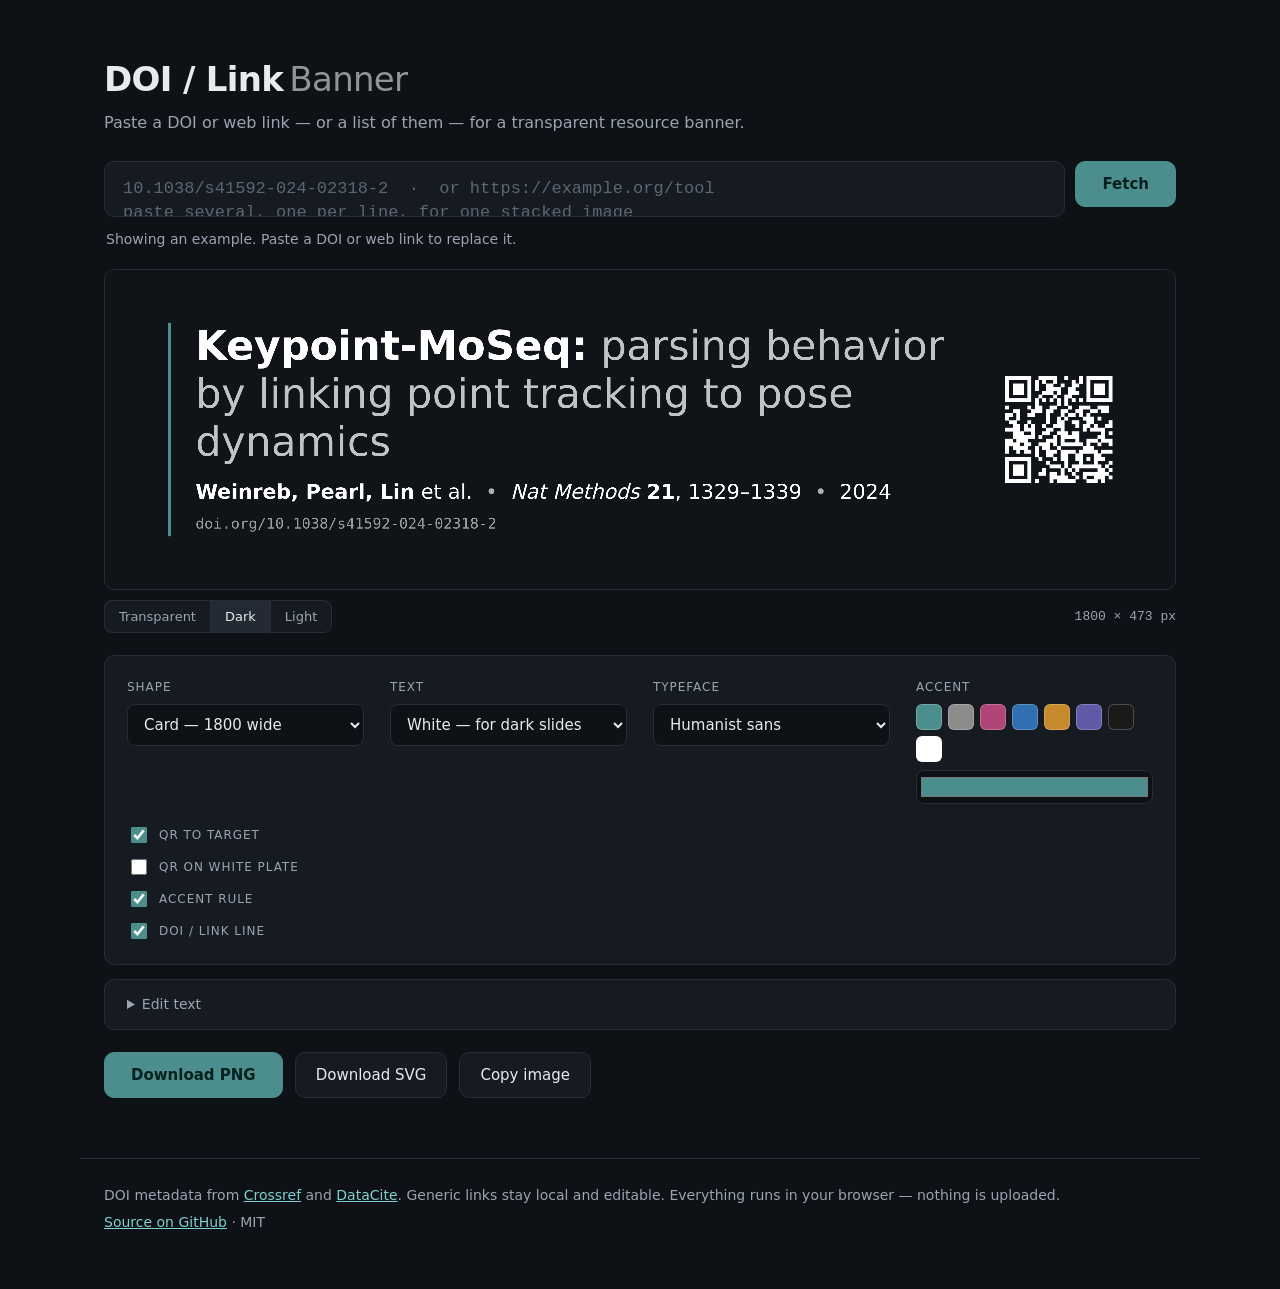
<file: index.html>
<!doctype html>
<html lang="en">
<head>
<meta charset="utf-8">
<meta name="viewport" content="width=device-width, initial-scale=1">
<title>DOI / Link Banner — clean resource banners for slides</title>
<meta name="description" content="Paste a DOI or web link and get a transparent, QR-enabled banner for your slides. PNG and SVG, no server, no tracking.">
<link rel="stylesheet" href="css/style.css">
</head>
<body>

<header class="masthead">
  <h1>DOI / Link&thinsp;<span>Banner</span></h1>
  <p>Paste a DOI or web link — or a list of them — for a transparent resource banner.</p>
</header>

<main>
  <form id="lookup" class="lookup" autocomplete="off">
    <label class="sr-only" for="doi">DOI or web link — one per line for several banners</label>
    <textarea id="doi" name="doi" rows="1" spellcheck="false" autocomplete="off"
              placeholder="10.1038/s41592-024-02318-2  ·  or https://example.org/tool&#10;paste several, one per line, for one stacked image"></textarea>
    <button type="submit" id="go">Fetch</button>
  </form>
  <p id="status" class="status" role="status" aria-live="polite"></p>

  <section class="stage-wrap">
    <div class="stage" id="stage" data-bg="dark">
      <canvas id="preview"></canvas>
    </div>
    <div class="stage-bar">
      <div class="seg" role="group" aria-label="Preview background">
        <button type="button" data-bg="checker">Transparent</button>
        <button type="button" data-bg="dark" class="on">Dark</button>
        <button type="button" data-bg="light">Light</button>
      </div>
      <span class="dims" id="dims"></span>
    </div>
  </section>

  <section class="panel">
    <div class="ctl">
      <label for="preset">Shape</label>
      <select autocomplete="off" id="preset">
        <option value="card" selected>Card — 1800 wide</option>
      <option value="strip">Footer strip — 2400 wide</option>
    </select>
    </div>

    <div class="ctl">
      <label for="theme">Text</label>
      <select autocomplete="off" id="theme">
        <option value="light" selected>White — for dark slides</option>
        <option value="dark">Near-black — for light slides</option>
      </select>
    </div>

    <div class="ctl">
      <label for="typeface">Typeface</label>
      <select autocomplete="off" id="typeface">
        <option value="sans" selected>Humanist sans</option>
        <option value="serif">Serif</option>
        <option value="grotesk">Neo-grotesque</option>
      </select>
    </div>

    <div class="ctl">
      <label for="accent">Accent</label>
      <div class="swatches" id="swatches"></div>
      <input type="color" id="accent" value="#4B8E8D">
    </div>

    <div class="ctl checks">
      <label class="chk"><input type="checkbox" id="showQr" checked> QR to target</label>
      <label class="chk"><input type="checkbox" id="qrPlate"> QR on white plate</label>
      <label class="chk"><input type="checkbox" id="showRule" checked> Accent rule</label>
      <label class="chk"><input type="checkbox" id="showDoi" checked> DOI / link line</label>
    </div>
  </section>

  <details class="fields" id="fields">
    <summary>Edit text</summary>
    <p class="note" id="fieldsNote" hidden>Showing several papers — the fields below edit the first one.</p>
    <div class="grid">
      <label>Title <input type="text" autocomplete="off" id="f-title"></label>
      <label>Authors <input type="text" autocomplete="off" id="f-authors" placeholder="Weinreb, Pearl, Lin"></label>
      <label>Journal <input type="text" autocomplete="off" id="f-journal"></label>
      <label>Year <input type="text" autocomplete="off" id="f-year"></label>
      <label>Volume <input type="text" autocomplete="off" id="f-volume"></label>
      <label>Pages <input type="text" autocomplete="off" id="f-pages"></label>
      <label class="wide">Target <input type="text" autocomplete="off" id="f-target" placeholder="DOI or https://…"></label>
    </div>
  </details>

  <section class="actions">
    <button type="button" id="dlPng" class="primary">Download PNG</button>
    <button type="button" id="dlSvg">Download SVG</button>
    <button type="button" id="copyPng" title="Copy the PNG to the clipboard — paste into Keynote, Google Slides, …">Copy image</button>
  </section>
</main>

<footer class="foot">
  <p>DOI metadata from <a href="https://www.crossref.org/">Crossref</a> and <a href="https://datacite.org/">DataCite</a>. Generic links stay local and editable.
     Everything runs in your browser — nothing is uploaded.</p>
  <p><a href="https://github.com/RobertoDF/doi-banner">Source on GitHub</a> · MIT</p>
</footer>

<script src="vendor/qrcode.js"></script>
<script src="js/meta.js"></script>
<script src="js/layout.js"></script>
<script src="js/render.js"></script>
<script src="js/app.js"></script>
</body>
</html>
</file>
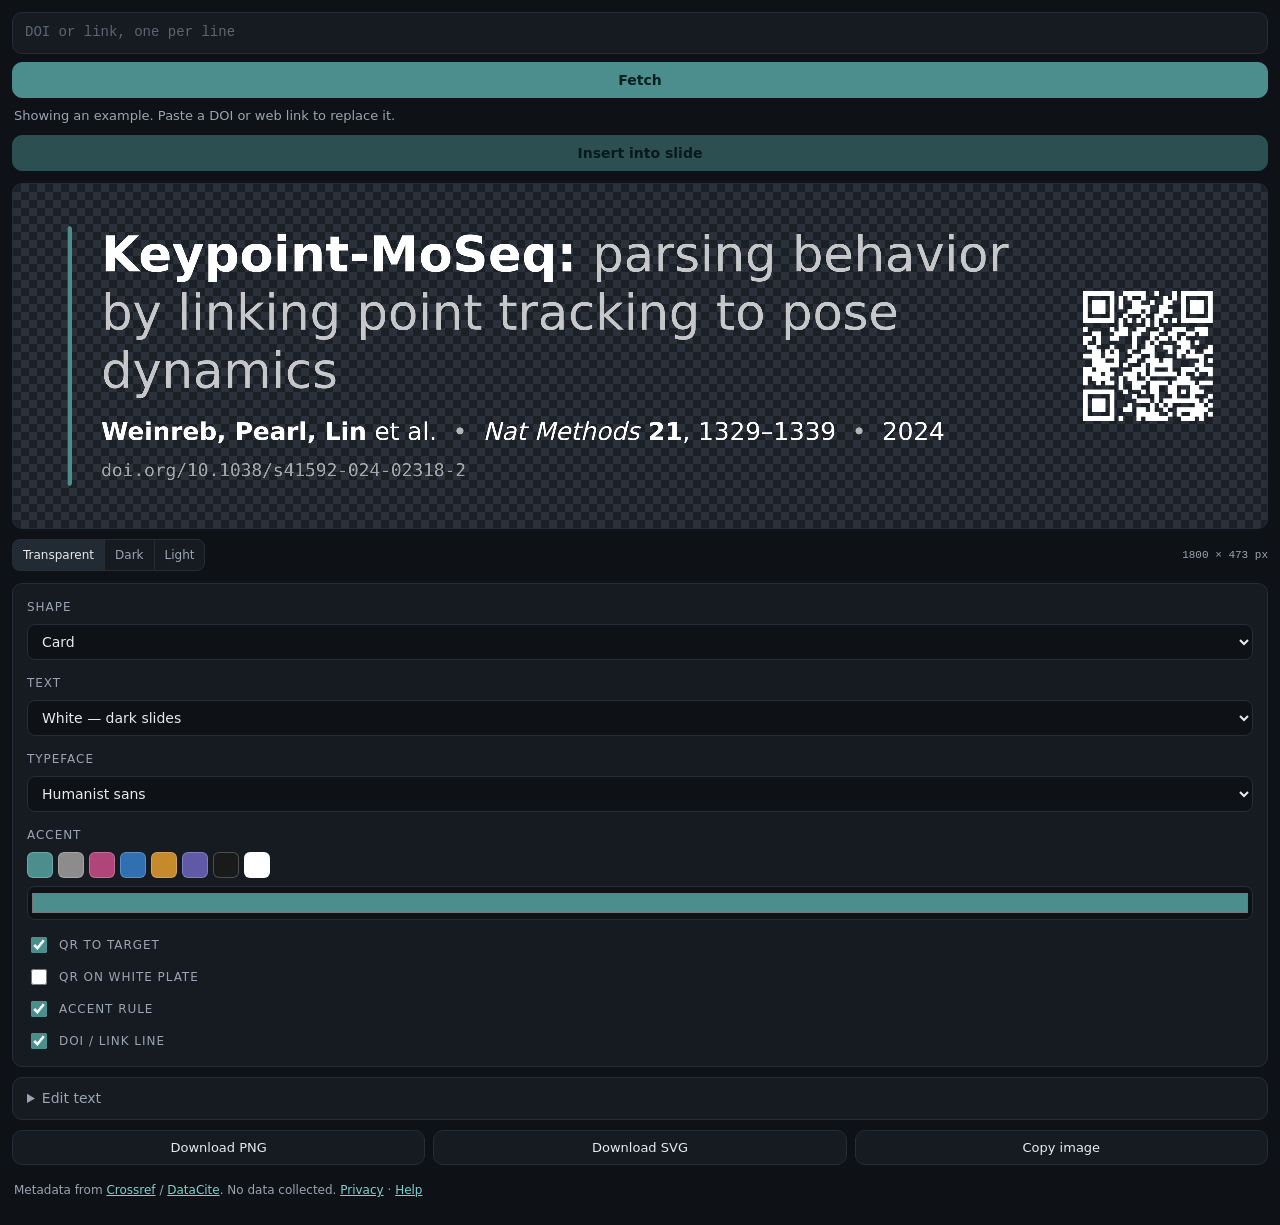
<file: addin.html>
<!doctype html>
<html lang="en">
<head>
<meta charset="utf-8">
<meta name="viewport" content="width=device-width, initial-scale=1">
<meta http-equiv="X-UA-Compatible" content="IE=Edge">
<title>DOI / Link Banner — PowerPoint</title>
<link rel="stylesheet" href="css/style.css">
<link rel="stylesheet" href="css/addin.css">
<link rel="icon" href="assets/icon-32.png">
<script src="https://appsforoffice.microsoft.com/lib/1/hosted/office.js"></script>
</head>
<body class="addin">
<div id="legacy" class="legacy" hidden>
  <strong>This browser engine is not supported.</strong>
  DOI / Link Banner needs PowerPoint for Microsoft 365, PowerPoint 2021 or later, PowerPoint for Mac or
  PowerPoint on the web. You can still make banners at
  <a href="https://robertodf.github.io/doi-banner/" target="_blank" rel="noopener">robertodf.github.io/doi-banner</a>.
</div>
<script>
  // Old perpetual Office on Windows hosts add-ins in Internet Explorer 11, which can't run the ES2017+ code below.
  if (/Trident\/|MSIE /.test(navigator.userAgent)) { document.getElementById('legacy').hidden = false; document.body.className += ' legacy-host'; }
</script>

<main>
  <form id="lookup" class="lookup" autocomplete="off">
    <label class="sr-only" for="doi">DOI or web link — one per line for several banners</label>
    <textarea id="doi" name="doi" rows="1" spellcheck="false" autocomplete="off"
              placeholder="DOI or link, one per line"></textarea>
    <button type="submit" id="go">Fetch</button>
  </form>
  <p id="status" class="status" role="status" aria-live="polite"></p>

  <section class="actions insert">
    <button type="button" id="insert" class="primary" disabled>Insert into slide</button>
  </section>

  <section class="stage-wrap">
    <div class="stage" id="stage" data-bg="checker">
      <canvas id="preview"></canvas>
    </div>
    <div class="stage-bar">
      <div class="seg" role="group" aria-label="Background">
        <button type="button" data-bg="checker" class="on">Transparent</button>
        <button type="button" data-bg="dark">Dark</button>
        <button type="button" data-bg="light">Light</button>
      </div>
      <span class="dims" id="dims"></span>
    </div>
  </section>

  <section class="panel">
    <div class="ctl">
      <label for="preset">Shape</label>
      <select autocomplete="off" id="preset">
        <option value="card" selected>Card</option>
        <option value="strip">Footer strip</option>
      </select>
    </div>

    <div class="ctl">
      <label for="theme">Text</label>
      <select autocomplete="off" id="theme">
        <option value="light" selected>White — dark slides</option>
        <option value="dark">Near-black — light slides</option>
      </select>
    </div>

    <div class="ctl">
      <label for="typeface">Typeface</label>
      <select autocomplete="off" id="typeface">
        <option value="sans" selected>Humanist sans</option>
        <option value="serif">Serif</option>
        <option value="grotesk">Neo-grotesque</option>
      </select>
    </div>

    <div class="ctl">
      <label for="accent">Accent</label>
      <div class="swatches" id="swatches"></div>
      <input type="color" id="accent" value="#4B8E8D">
    </div>

    <div class="ctl checks">
      <label class="chk"><input type="checkbox" id="showQr" checked> QR to target</label>
      <label class="chk"><input type="checkbox" id="qrPlate"> QR on white plate</label>
      <label class="chk"><input type="checkbox" id="showRule" checked> Accent rule</label>
      <label class="chk"><input type="checkbox" id="showDoi" checked> DOI / link line</label>
    </div>
  </section>

  <details class="fields" id="fields">
    <summary>Edit text</summary>
    <p class="note" id="fieldsNote" hidden>Showing several papers — the fields below edit the first one.</p>
    <div class="grid">
      <label>Title <input type="text" autocomplete="off" id="f-title"></label>
      <label>Authors <input type="text" autocomplete="off" id="f-authors" placeholder="Weinreb, Pearl, Lin"></label>
      <label>Journal <input type="text" autocomplete="off" id="f-journal"></label>
      <label>Year <input type="text" autocomplete="off" id="f-year"></label>
      <label>Volume <input type="text" autocomplete="off" id="f-volume"></label>
      <label>Pages <input type="text" autocomplete="off" id="f-pages"></label>
      <label class="wide">Target <input type="text" autocomplete="off" id="f-target" placeholder="DOI or https://…"></label>
    </div>
  </details>

  <section class="actions secondary">
    <button type="button" id="dlPng">Download PNG</button>
    <button type="button" id="dlSvg">Download SVG</button>
    <button type="button" id="copyPng" title="Copy the PNG to the clipboard — paste into Keynote, Google Slides, …">Copy image</button>
  </section>

  <p class="foot-note">Metadata from <a href="https://www.crossref.org/" target="_blank" rel="noopener">Crossref</a> /
    <a href="https://datacite.org/" target="_blank" rel="noopener">DataCite</a>. No data collected.
    <a href="privacy.html" target="_blank" rel="noopener">Privacy</a> ·
    <a href="support.html" target="_blank" rel="noopener">Help</a></p>
</main>

<script src="vendor/qrcode.js"></script>
<script src="js/meta.js"></script>
<script src="js/layout.js"></script>
<script src="js/render.js"></script>
<script src="js/app.js"></script>
<script src="js/addin.js"></script>
</body>
</html>
</file>
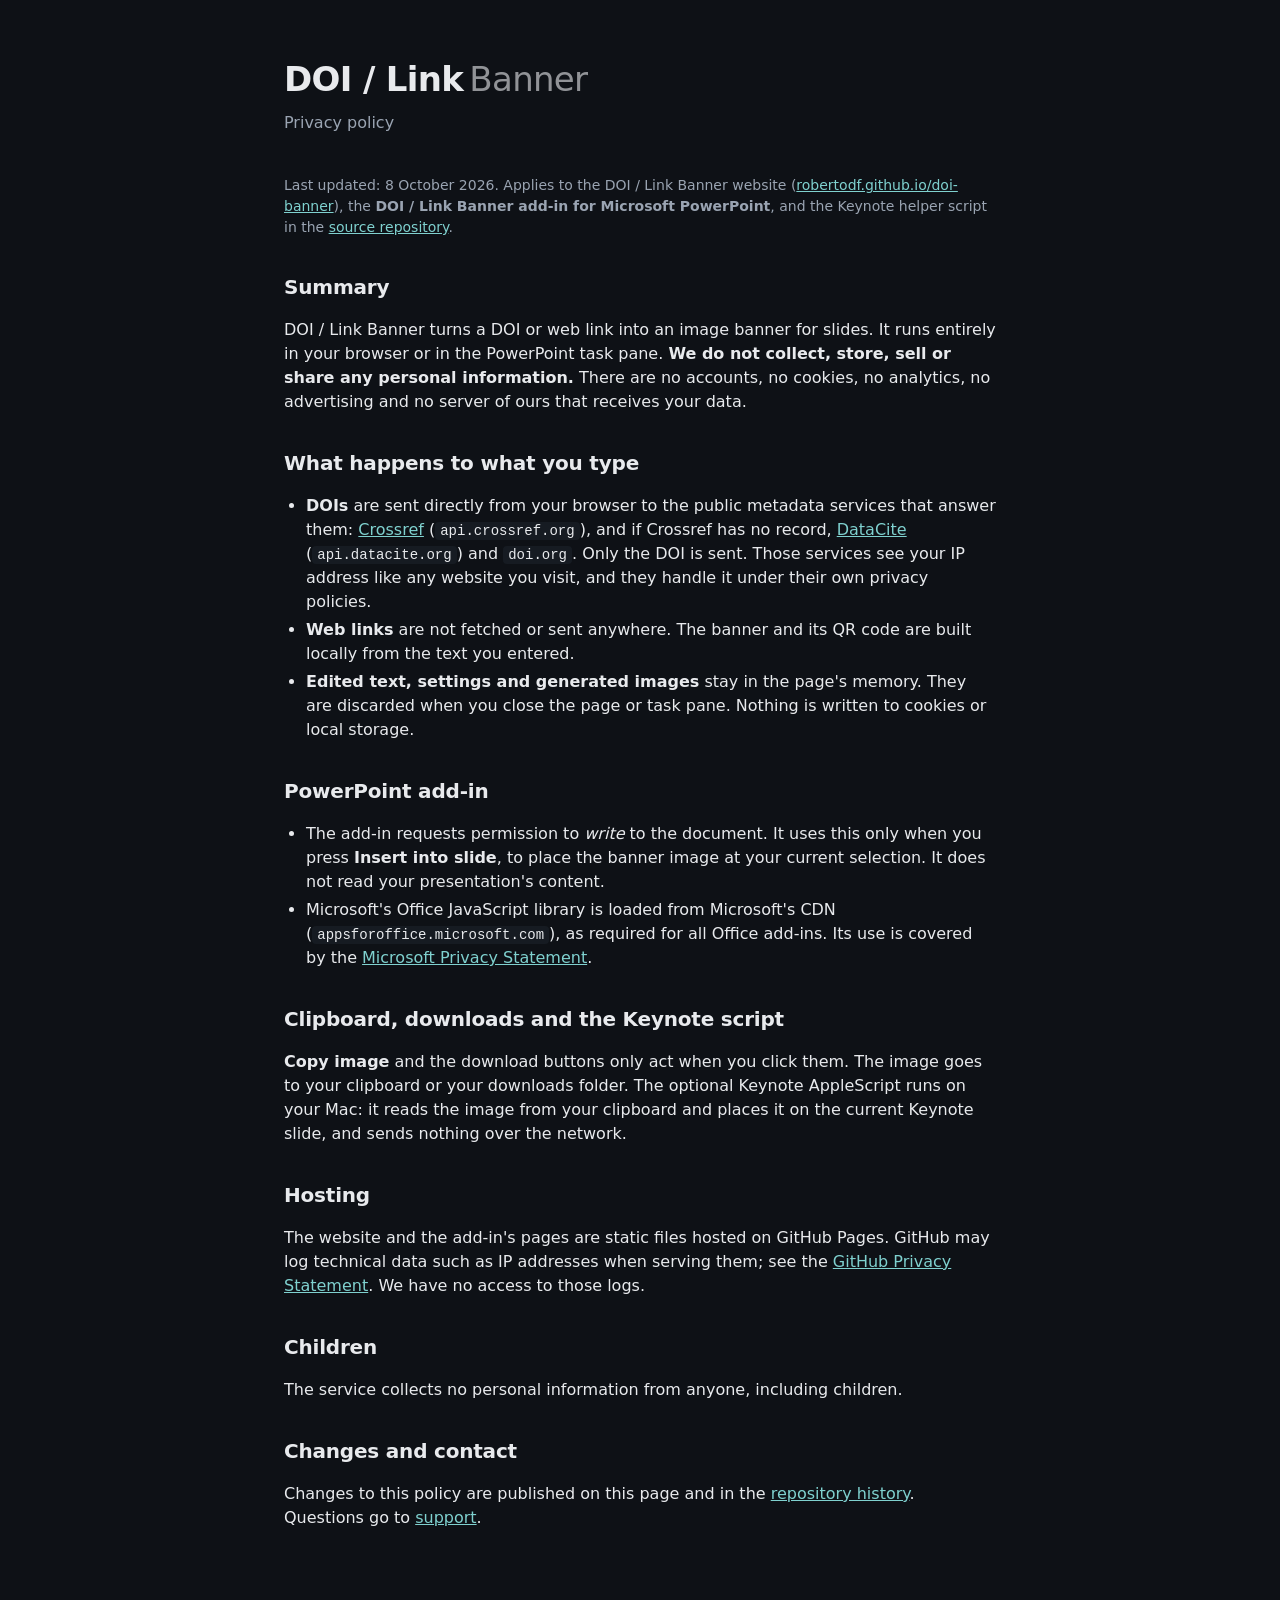
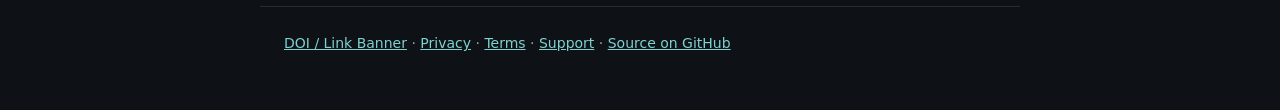
<file: privacy.html>
<!doctype html>
<html lang="en">
<head>
<meta charset="utf-8">
<meta name="viewport" content="width=device-width, initial-scale=1">
<title>Privacy policy — DOI / Link Banner</title>
<meta name="description" content="Privacy policy for the DOI / Link Banner website and PowerPoint add-in.">
<link rel="stylesheet" href="css/style.css">
<link rel="stylesheet" href="css/pages.css">
<link rel="icon" href="assets/icon-32.png">
</head>
<body>
<header class="masthead doc-head">
  <h1><a href="./" style="color:inherit">DOI / Link&thinsp;<span>Banner</span></a></h1>
  <p>Privacy policy</p>
</header>
<main class="doc">
<p class="meta">Last updated: 8 October 2026. Applies to the DOI / Link Banner website
(<a href="https://robertodf.github.io/doi-banner/">robertodf.github.io/doi-banner</a>), the
<strong>DOI / Link Banner add-in for Microsoft PowerPoint</strong>, and the Keynote helper script in the
<a href="https://github.com/RobertoDF/doi-banner">source repository</a>.</p>

<h2>Summary</h2>
<p>DOI / Link Banner turns a DOI or web link into an image banner for slides. It runs entirely in your
browser or in the PowerPoint task pane. <strong>We do not collect, store, sell or share any personal
information.</strong> There are no accounts, no cookies, no analytics, no advertising and no server of ours
that receives your data.</p>

<h2>What happens to what you type</h2>
<ul>
  <li><strong>DOIs</strong> are sent directly from your browser to the public metadata services that
    answer them: <a href="https://www.crossref.org/">Crossref</a> (<code>api.crossref.org</code>), and if Crossref has no
    record, <a href="https://datacite.org/">DataCite</a> (<code>api.datacite.org</code>) and <code>doi.org</code>.
    Only the DOI is sent. Those services see your IP address like any website you visit, and they handle it under
    their own privacy policies.</li>
  <li><strong>Web links</strong> are not fetched or sent anywhere. The banner and its QR code are built
    locally from the text you entered.</li>
  <li><strong>Edited text, settings and generated images</strong> stay in the page's memory. They are
    discarded when you close the page or task pane. Nothing is written to cookies or local storage.</li>
</ul>

<h2>PowerPoint add-in</h2>
<ul>
  <li>The add-in requests permission to <em>write</em> to the document. It uses this only when you press
    <strong>Insert into slide</strong>, to place the banner image at your current selection. It does not read
    your presentation's content.</li>
  <li>Microsoft's Office JavaScript library is loaded from Microsoft's CDN
    (<code>appsforoffice.microsoft.com</code>), as required for all Office add-ins. Its use is covered by the
    <a href="https://privacy.microsoft.com/privacystatement">Microsoft Privacy Statement</a>.</li>
</ul>

<h2>Clipboard, downloads and the Keynote script</h2>
<p><strong>Copy image</strong> and the download buttons only act when you click them. The image goes to
your clipboard or your downloads folder. The optional Keynote AppleScript runs on your Mac: it reads the image
from your clipboard and places it on the current Keynote slide, and sends nothing over the network.</p>

<h2>Hosting</h2>
<p>The website and the add-in's pages are static files hosted on GitHub Pages. GitHub may log technical
data such as IP addresses when serving them; see the
<a href="https://docs.github.com/site-policy/privacy-policies/github-general-privacy-statement">GitHub
Privacy Statement</a>. We have no access to those logs.</p>

<h2>Children</h2>
<p>The service collects no personal information from anyone, including children.</p>

<h2>Changes and contact</h2>
<p>Changes to this policy are published on this page and in the
<a href="https://github.com/RobertoDF/doi-banner/commits/master/privacy.html">repository history</a>.
Questions go to <a href="support.html">support</a>.</p>
</main>
<footer class="foot doc-foot">
  <p><a href="./">DOI / Link Banner</a> · <a href="privacy.html">Privacy</a> · <a href="terms.html">Terms</a> · <a href="support.html">Support</a> · <a href="https://github.com/RobertoDF/doi-banner">Source on GitHub</a></p>
</footer>
</body>
</html>
</file>
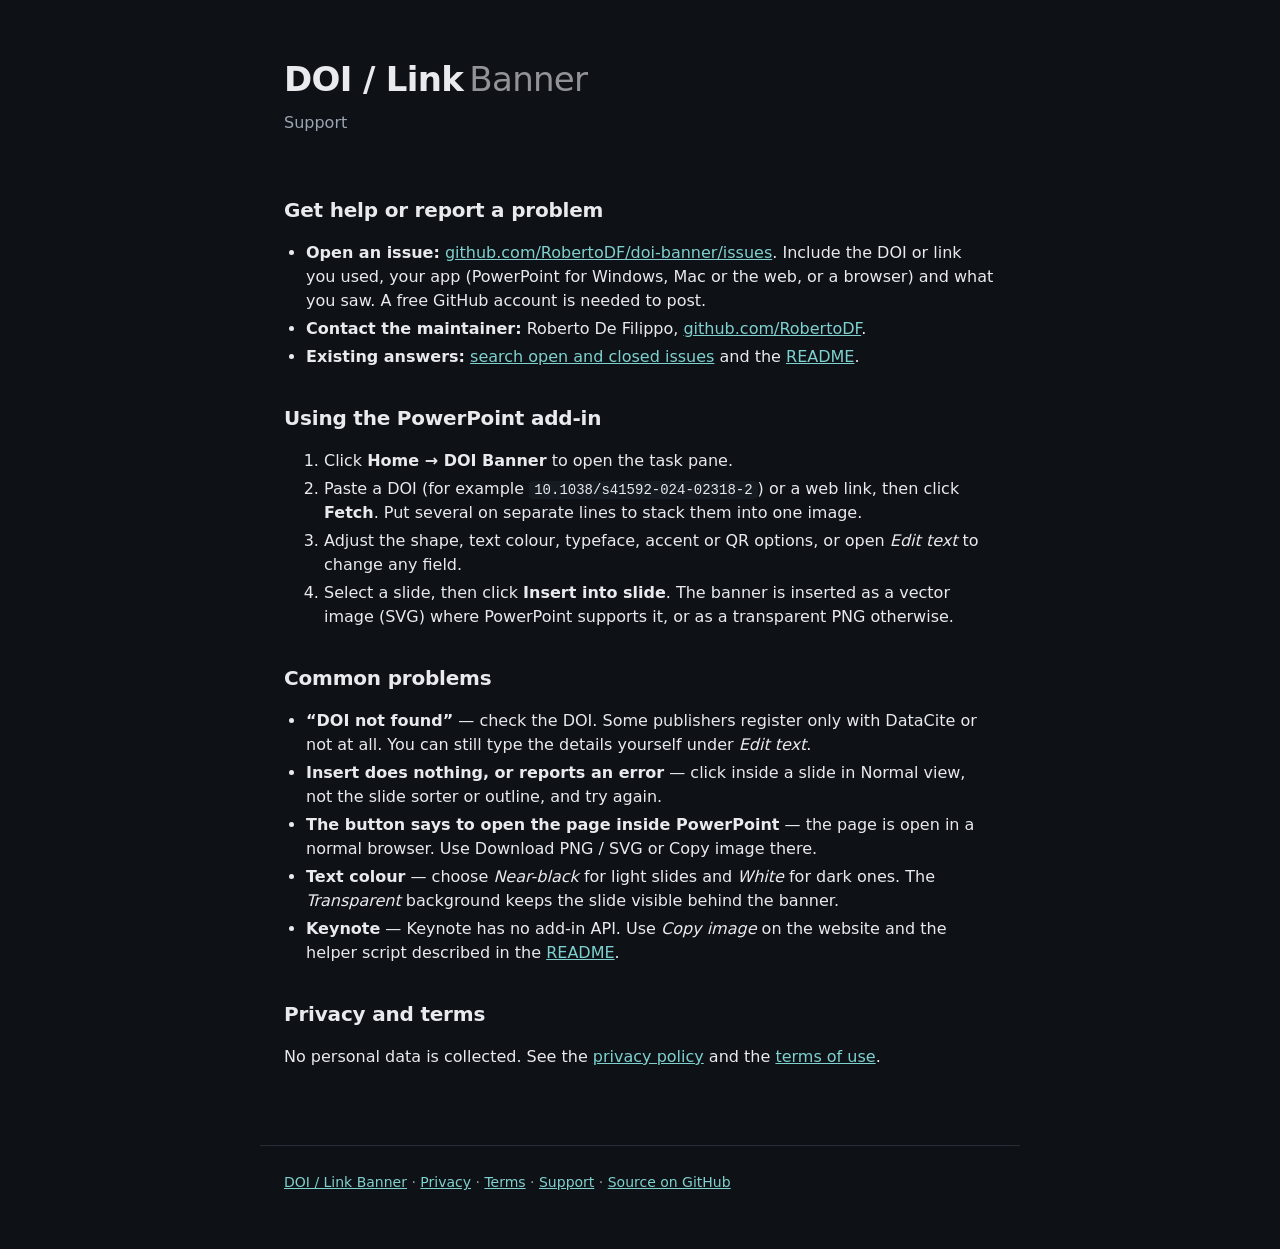
<file: support.html>
<!doctype html>
<html lang="en">
<head>
<meta charset="utf-8">
<meta name="viewport" content="width=device-width, initial-scale=1">
<title>Support — DOI / Link Banner</title>
<meta name="description" content="Help and support for the DOI / Link Banner website and PowerPoint add-in.">
<link rel="stylesheet" href="css/style.css">
<link rel="stylesheet" href="css/pages.css">
<link rel="icon" href="assets/icon-32.png">
</head>
<body>
<header class="masthead doc-head">
  <h1><a href="./" style="color:inherit">DOI / Link&thinsp;<span>Banner</span></a></h1>
  <p>Support</p>
</header>
<main class="doc">
<h2>Get help or report a problem</h2>
<ul>
  <li><strong>Open an issue:</strong>
    <a href="https://github.com/RobertoDF/doi-banner/issues/new">github.com/RobertoDF/doi-banner/issues</a>.
    Include the DOI or link you used, your app (PowerPoint for Windows, Mac or the web, or a browser) and
    what you saw. A free GitHub account is needed to post.</li>
  <li><strong>Contact the maintainer:</strong> Roberto De Filippo,
    <a href="https://github.com/RobertoDF">github.com/RobertoDF</a>.</li>
  <li><strong>Existing answers:</strong> <a href="https://github.com/RobertoDF/doi-banner/issues?q=is%3Aissue">search
    open and closed issues</a> and the <a href="https://github.com/RobertoDF/doi-banner#readme">README</a>.</li>
</ul>

<h2>Using the PowerPoint add-in</h2>
<ol>
  <li>Click <strong>Home → DOI Banner</strong> to open the task pane.</li>
  <li>Paste a DOI (for example <code>10.1038/s41592-024-02318-2</code>) or a web link, then click
    <strong>Fetch</strong>. Put several on separate lines to stack them into one image.</li>
  <li>Adjust the shape, text colour, typeface, accent or QR options, or open <em>Edit text</em> to change any field.</li>
  <li>Select a slide, then click <strong>Insert into slide</strong>. The banner is inserted as a vector image
    (SVG) where PowerPoint supports it, or as a transparent PNG otherwise.</li>
</ol>

<h2>Common problems</h2>
<ul>
  <li><strong>“DOI not found”</strong> — check the DOI. Some publishers register only with DataCite or not
    at all. You can still type the details yourself under <em>Edit text</em>.</li>
  <li><strong>Insert does nothing, or reports an error</strong> — click inside a slide in Normal view, not
    the slide sorter or outline, and try again.</li>
  <li><strong>The button says to open the page inside PowerPoint</strong> — the page is open in a normal
    browser. Use Download PNG / SVG or Copy image there.</li>
  <li><strong>Text colour</strong> — choose <em>Near-black</em> for light slides and <em>White</em> for
    dark ones. The <em>Transparent</em> background keeps the slide visible behind the banner.</li>
  <li><strong>Keynote</strong> — Keynote has no add-in API. Use <em>Copy image</em> on the website and the
    helper script described in the <a href="https://github.com/RobertoDF/doi-banner#keynote">README</a>.</li>
</ul>

<h2>Privacy and terms</h2>
<p>No personal data is collected. See the <a href="privacy.html">privacy policy</a> and the
<a href="terms.html">terms of use</a>.</p>
</main>
<footer class="foot doc-foot">
  <p><a href="./">DOI / Link Banner</a> · <a href="privacy.html">Privacy</a> · <a href="terms.html">Terms</a> · <a href="support.html">Support</a> · <a href="https://github.com/RobertoDF/doi-banner">Source on GitHub</a></p>
</footer>
</body>
</html>
</file>
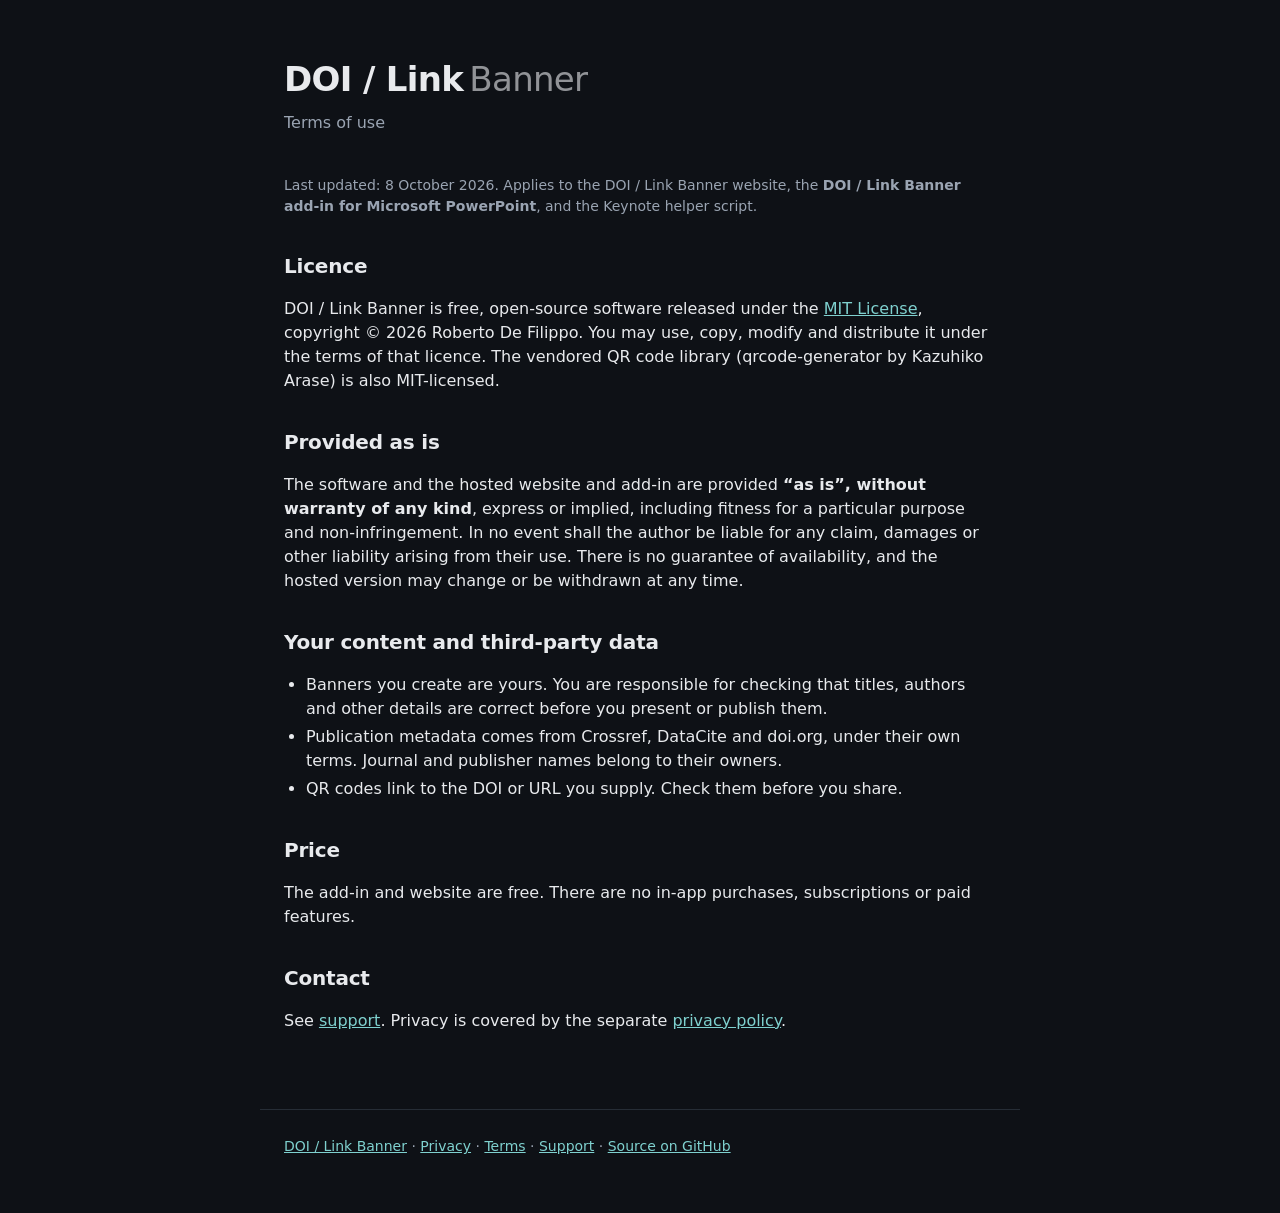
<file: terms.html>
<!doctype html>
<html lang="en">
<head>
<meta charset="utf-8">
<meta name="viewport" content="width=device-width, initial-scale=1">
<title>Terms of use — DOI / Link Banner</title>
<meta name="description" content="Terms of use and licence for DOI / Link Banner.">
<link rel="stylesheet" href="css/style.css">
<link rel="stylesheet" href="css/pages.css">
<link rel="icon" href="assets/icon-32.png">
</head>
<body>
<header class="masthead doc-head">
  <h1><a href="./" style="color:inherit">DOI / Link&thinsp;<span>Banner</span></a></h1>
  <p>Terms of use</p>
</header>
<main class="doc">
<p class="meta">Last updated: 8 October 2026. Applies to the DOI / Link Banner website, the
<strong>DOI / Link Banner add-in for Microsoft PowerPoint</strong>, and the Keynote helper script.</p>

<h2>Licence</h2>
<p>DOI / Link Banner is free, open-source software released under the
<a href="https://github.com/RobertoDF/doi-banner/blob/master/LICENSE">MIT License</a>,
copyright © 2026 Roberto De Filippo. You may use, copy, modify and distribute it under the terms of that
licence. The vendored QR code library (qrcode-generator by Kazuhiko Arase) is also MIT-licensed.</p>

<h2>Provided as is</h2>
<p>The software and the hosted website and add-in are provided <strong>“as is”, without warranty of any
kind</strong>, express or implied, including fitness for a particular purpose and non-infringement. In no
event shall the author be liable for any claim, damages or other liability arising from their use. There is
no guarantee of availability, and the hosted version may change or be withdrawn at any time.</p>

<h2>Your content and third-party data</h2>
<ul>
  <li>Banners you create are yours. You are responsible for checking that titles, authors and other details
    are correct before you present or publish them.</li>
  <li>Publication metadata comes from Crossref, DataCite and doi.org, under their own terms. Journal and
    publisher names belong to their owners.</li>
  <li>QR codes link to the DOI or URL you supply. Check them before you share.</li>
</ul>

<h2>Price</h2>
<p>The add-in and website are free. There are no in-app purchases, subscriptions or paid features.</p>

<h2>Contact</h2>
<p>See <a href="support.html">support</a>. Privacy is covered by the separate
<a href="privacy.html">privacy policy</a>.</p>
</main>
<footer class="foot doc-foot">
  <p><a href="./">DOI / Link Banner</a> · <a href="privacy.html">Privacy</a> · <a href="terms.html">Terms</a> · <a href="support.html">Support</a> · <a href="https://github.com/RobertoDF/doi-banner">Source on GitHub</a></p>
</footer>
</body>
</html>
</file>
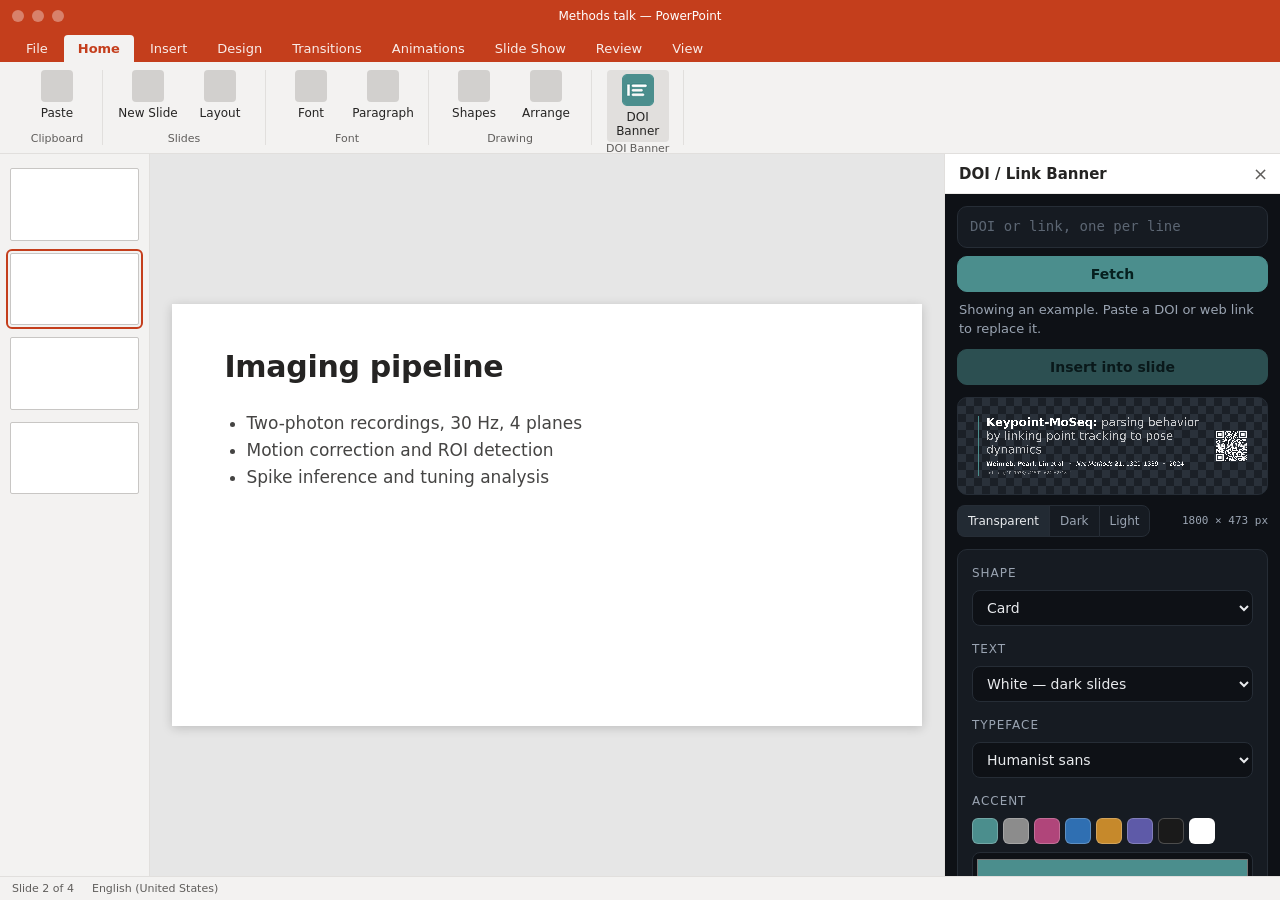
<file: store/mock/powerpoint.html>
<!doctype html>
<html lang="en">
<head>
<meta charset="utf-8">
<title>Mock PowerPoint window — store screenshots</title>
<!--
  Harness for the Marketplace screenshots (store/screenshots). Not used by the add-in.
  Serve the repo root (python3 -m http.server) and open /store/mock/powerpoint.html at 1366×768.
  Query: ?slide=light|dark  &doi=<DOI or URL, URL-encoded>
  Call window.insertFromPane() to copy the pane's current SVG onto the mock slide.
-->
<style>
  * { box-sizing: border-box; }
  html, body { margin: 0; height: 100%; }
  body { font: 13px "Segoe UI", -apple-system, system-ui, sans-serif; color: #252423;
         background: #F3F2F1; display: grid; grid-template-rows: 32px 30px 92px 1fr 24px; }
  .title { background: #C43E1C; color: #fff; display: flex; align-items: center; justify-content: center;
           font-size: 12px; position: relative; }
  .title .dots { position: absolute; left: 12px; display: flex; gap: 8px; }
  .title .dots i { width: 12px; height: 12px; border-radius: 50%; background: rgba(255,255,255,.35); display: block; }
  .tabs { background: #C43E1C; display: flex; align-items: flex-end; gap: 2px; padding-left: 12px; }
  .tabs span { color: #fff; padding: 6px 14px; font-size: 13px; opacity: .9; }
  .tabs span.on { background: #F3F2F1; color: #C43E1C; border-radius: 4px 4px 0 0; opacity: 1; font-weight: 600; }
  .ribbon { background: #F3F2F1; border-bottom: 1px solid #E1DFDD; display: flex; padding: 8px 12px; }
  .grp { display: flex; flex-direction: column; align-items: center; justify-content: space-between;
         padding: 0 14px; border-right: 1px solid #E1DFDD; min-width: 70px; }
  .grp .btns { display: flex; gap: 10px; align-items: flex-start; }
  .grp .b { display: flex; flex-direction: column; align-items: center; gap: 4px; font-size: 12px; width: 62px; text-align: center; }
  .grp .b .ic { width: 32px; height: 32px; border-radius: 4px; background: #D2D0CE; }
  .grp .b.addin { background: #E1DFDD; border-radius: 4px; padding: 4px 0; }
  .grp .b.addin img { width: 32px; height: 32px; }
  .grp .lbl { font-size: 11px; color: #605E5C; }
  .work { display: grid; grid-template-columns: 150px 1fr 336px; min-height: 0; }
  .thumbs { padding: 14px 10px; display: flex; flex-direction: column; gap: 12px; border-right: 1px solid #E1DFDD; }
  .thumb { aspect-ratio: 16/9; background: #fff; border: 1px solid #C8C6C4; border-radius: 2px; }
  .thumb.on { outline: 2px solid #C43E1C; outline-offset: 2px; }
  .thumb.dark { background: #1F2630; }
  .canvas { display: flex; align-items: center; justify-content: center; padding: 22px; min-width: 0; background: #E6E6E6; }
  .slide { width: 100%; max-width: 820px; aspect-ratio: 16/9; background: #fff; box-shadow: 0 2px 10px rgba(0,0,0,.18);
           position: relative; overflow: hidden; padding: 6% 7%; }
  .slide.dark { background: #1F2630; color: #F2F4F7; }
  .slide h2 { margin: 0 0 4%; font: 600 30px "Segoe UI", system-ui, sans-serif; letter-spacing: -.01em; }
  .slide ul { margin: 0; padding-left: 22px; font-size: 17px; line-height: 1.6; opacity: .85; }
  .slide .inserted { position: absolute; left: 50%; bottom: 7%; transform: translateX(-50%); width: 80%;
                     outline: 1.5px solid #C43E1C; outline-offset: 3px; }
  .pane { background: #fff; border-left: 1px solid #E1DFDD; display: grid; grid-template-rows: 40px 1fr; min-height: 0; }
  .pane header { display: flex; align-items: center; justify-content: space-between; padding: 0 12px 0 14px;
                 font-size: 15px; font-weight: 600; border-bottom: 1px solid #EDEBE9; }
  .pane header span { color: #605E5C; font-weight: 400; font-size: 18px; }
  .pane iframe { border: 0; width: 100%; height: 100%; }
  .status { background: #F3F2F1; border-top: 1px solid #E1DFDD; font-size: 11px; color: #605E5C;
            display: flex; align-items: center; padding: 0 12px; gap: 18px; }
</style>
</head>
<body>
  <div class="title"><div class="dots"><i></i><i></i><i></i></div>Methods talk — PowerPoint</div>
  <div class="tabs"><span>File</span><span class="on">Home</span><span>Insert</span><span>Design</span><span>Transitions</span><span>Animations</span><span>Slide Show</span><span>Review</span><span>View</span></div>
  <div class="ribbon">
    <div class="grp"><div class="btns"><div class="b"><div class="ic"></div>Paste</div></div><div class="lbl">Clipboard</div></div>
    <div class="grp"><div class="btns"><div class="b"><div class="ic"></div>New Slide</div><div class="b"><div class="ic"></div>Layout</div></div><div class="lbl">Slides</div></div>
    <div class="grp"><div class="btns"><div class="b"><div class="ic"></div>Font</div><div class="b"><div class="ic"></div>Paragraph</div></div><div class="lbl">Font</div></div>
    <div class="grp"><div class="btns"><div class="b"><div class="ic"></div>Shapes</div><div class="b"><div class="ic"></div>Arrange</div></div><div class="lbl">Drawing</div></div>
    <div class="grp"><div class="btns"><div class="b addin"><img src="../../assets/icon-32.png" alt="">DOI Banner</div></div><div class="lbl">DOI Banner</div></div>
  </div>
  <div class="work">
    <div class="thumbs">
      <div class="thumb"></div>
      <div class="thumb on" id="thumb"></div>
      <div class="thumb"></div>
      <div class="thumb"></div>
    </div>
    <div class="canvas">
      <div class="slide" id="slide">
        <h2>Imaging pipeline</h2>
        <ul>
          <li>Two-photon recordings, 30 Hz, 4 planes</li>
          <li>Motion correction and ROI detection</li>
          <li>Spike inference and tuning analysis</li>
        </ul>
      </div>
    </div>
    <aside class="pane">
      <header>DOI / Link Banner <span>×</span></header>
      <iframe id="pane" title="Task pane"></iframe>
    </aside>
  </div>
  <div class="status"><span>Slide 2 of 4</span><span>English (United States)</span></div>

<script>
  const q = new URLSearchParams(location.search);
  const slide = document.getElementById('slide');
  if (q.get('slide') === 'dark') { slide.classList.add('dark'); document.getElementById('thumb').classList.add('dark'); }
  const pane = document.getElementById('pane');
  pane.src = '../../addin.html' + (q.get('doi') ? '?doi=' + encodeURIComponent(q.get('doi')) : '');

  window.insertFromPane = () => {
    const svg = pane.contentWindow.Banner.svg();
    const img = new Image();
    img.className = 'inserted';
    img.src = 'data:image/svg+xml;charset=utf-8,' + encodeURIComponent(svg);
    slide.querySelectorAll('.inserted').forEach(n => n.remove());
    slide.appendChild(img);
    pane.contentWindow.Banner.say('Inserted as SVG.');
  };
</script>
</body>
</html>
</file>
<file: css/style.css>
:root {
  --bg: #0E1116;
  --panel: #161B22;
  --line: #262D36;
  --ink: #E8EAED;
  --muted: #9AA4B2;
  --accent: #4B8E8D;
  --radius: 10px;
}

* { box-sizing: border-box; }

html { -webkit-text-size-adjust: 100%; }

body {
  margin: 0;
  background: var(--bg);
  color: var(--ink);
  font-family: "Avenir Next", Optima, "Segoe UI", system-ui, sans-serif;
  font-size: 16px;
  line-height: 1.5;
  -webkit-font-smoothing: antialiased;
}

a { color: #7FD1CF; }
a:hover { color: #A8E6E4; }

.sr-only {
  position: absolute; width: 1px; height: 1px;
  padding: 0; margin: -1px; overflow: hidden;
  clip: rect(0 0 0 0); white-space: nowrap; border: 0;
}

/* ---- masthead ---- */
.masthead {
  max-width: 1120px;
  margin: 0 auto;
  padding: 54px 24px 26px;
}
.masthead h1 {
  margin: 0 0 6px;
  font-size: 34px;
  font-weight: 600;
  letter-spacing: -0.02em;
}
.masthead h1 span { font-weight: 400; opacity: .6; }
.masthead p { margin: 0; color: var(--muted); }

main { max-width: 1120px; margin: 0 auto; padding: 0 24px 60px; }

/* ---- lookup ---- */
.lookup { display: flex; gap: 10px; }

.lookup textarea {
  flex: 1 1 auto;
  min-width: 0;
  background: var(--panel);
  border: 1px solid var(--line);
  border-radius: var(--radius);
  color: var(--ink);
  font: 400 17px/1.4 ui-monospace, "SF Mono", Menlo, monospace;
  padding: 15px 18px;
  resize: none;
  overflow: hidden;
  min-height: 54px;
}
.lookup textarea:focus {
  outline: 2px solid var(--accent);
  outline-offset: 1px;
  border-color: transparent;
}
.lookup textarea::placeholder { color: #5C6673; }
.lookup button { align-self: flex-start; }

button {
  font-family: inherit;
  font-size: 15px;
  cursor: pointer;
  border-radius: var(--radius);
  border: 1px solid var(--line);
  background: var(--panel);
  color: var(--ink);
  padding: 13px 20px;
  transition: background .12s ease, border-color .12s ease;
}
button:hover:not(:disabled) { background: #1E252E; border-color: #39424D; }
button:disabled { opacity: .5; cursor: default; }

#go, .primary {
  background: var(--accent);
  border-color: var(--accent);
  color: #06201F;
  font-weight: 600;
  padding-inline: 26px;
}
#go:hover:not(:disabled), .primary:hover:not(:disabled) {
  background: #5DA5A4; border-color: #5DA5A4;
}

.status {
  min-height: 22px;
  margin: 12px 2px 0;
  font-size: 14px;
  color: var(--muted);
}
.status.err { color: #FF8B7B; }

/* ---- preview stage ---- */
.stage-wrap { margin-top: 18px; }

.stage {
  border: 1px solid var(--line);
  border-radius: var(--radius);
  padding: 26px;
  overflow: hidden;
}
.stage[data-bg="checker"] {
  background-color: #fff;
  background-image:
    linear-gradient(45deg, #D4D8DD 25%, transparent 25%, transparent 75%, #D4D8DD 75%),
    linear-gradient(45deg, #D4D8DD 25%, transparent 25%, transparent 75%, #D4D8DD 75%);
  background-size: 22px 22px;
  background-position: 0 0, 11px 11px;
}
.stage[data-bg="dark"]  { background: #101418; }
.stage[data-bg="light"] { background: #FFFFFF; }

#preview { display: block; width: 100%; height: auto; }

.stage-bar {
  display: flex;
  align-items: center;
  justify-content: space-between;
  gap: 12px;
  margin-top: 10px;
}

.seg { display: flex; gap: 0; }
.seg button {
  border-radius: 0;
  padding: 8px 14px;
  font-size: 13px;
  color: var(--muted);
  border-right-width: 0;
}
.seg button:first-child { border-radius: 8px 0 0 8px; }
.seg button:last-child  { border-radius: 0 8px 8px 0; border-right-width: 1px; }
.seg button.on { color: var(--ink); background: #222A33; }

.dims { font: 400 13px ui-monospace, Menlo, monospace; color: var(--muted); }

/* ---- controls ---- */
.panel {
  margin-top: 22px;
  padding: 22px;
  background: var(--panel);
  border: 1px solid var(--line);
  border-radius: var(--radius);
  display: grid;
  grid-template-columns: repeat(auto-fit, minmax(230px, 1fr));
  gap: 20px 26px;
}

.ctl { display: flex; flex-direction: column; gap: 8px; min-width: 0; }
.ctl > label {
  font-size: 12px;
  letter-spacing: .08em;
  text-transform: uppercase;
  color: var(--muted);
}

select, .fields input {
  width: 100%;
  background: #0E1116;
  border: 1px solid var(--line);
  border-radius: 8px;
  color: var(--ink);
  font-family: inherit;
  font-size: 15px;
  padding: 10px 12px;
}
select:focus, .fields input:focus, input[type="color"]:focus {
  outline: 2px solid var(--accent); outline-offset: 1px;
}

.swatches { display: flex; flex-wrap: wrap; gap: 6px; }
.sw {
  width: 26px; height: 26px; padding: 0;
  border-radius: 6px;
  border: 1px solid rgba(255,255,255,.22);
}
.sw:hover { transform: scale(1.08); }

input[type="color"] {
  width: 100%; height: 34px; padding: 2px;
  background: #0E1116;
  border: 1px solid var(--line);
  border-radius: 8px;
  cursor: pointer;
}

.checks { gap: 10px; justify-content: center; }
.chk {
  display: flex; align-items: center; gap: 9px;
  font-size: 14px; color: var(--ink); cursor: pointer;
  text-transform: none; letter-spacing: 0;
}
.chk input { accent-color: var(--accent); width: 16px; height: 16px; }

/* ---- edit text ---- */
.fields {
  margin-top: 14px;
  border: 1px solid var(--line);
  border-radius: var(--radius);
  background: var(--panel);
}
.fields summary {
  padding: 14px 22px;
  cursor: pointer;
  font-size: 14px;
  color: var(--muted);
}
.fields summary:hover { color: var(--ink); }
.fields .note {
  margin: 0 0 14px;
  font-size: 13px;
  color: var(--dim);
}
.fields .grid {
  padding: 4px 22px 22px;
  display: grid;
  grid-template-columns: repeat(auto-fit, minmax(210px, 1fr));
  gap: 14px;
}
.fields label {
  display: flex; flex-direction: column; gap: 6px;
  font-size: 12px; letter-spacing: .06em;
  text-transform: uppercase; color: var(--muted);
}
.fields label.wide { grid-column: 1 / -1; }
.fields input { font-size: 14px; }

/* ---- actions ---- */
.actions {
  margin-top: 22px;
  display: flex;
  flex-wrap: wrap;
  align-items: flex-end;
  gap: 12px;
}
.ctl.inline { flex-direction: row; align-items: center; gap: 10px; }
.ctl.inline select { width: auto; }
.ctl.inline > label { text-transform: none; letter-spacing: 0; font-size: 14px; }

/* ---- footer ---- */
.foot {
  border-top: 1px solid var(--line);
  padding: 26px 24px 50px;
  max-width: 1120px;
  margin: 0 auto;
  color: var(--muted);
  font-size: 14px;
}
.foot p { margin: 0 0 6px; }

@media (max-width: 620px) {
  .masthead { padding-top: 34px; }
  .lookup { flex-direction: column; }
  .stage { padding: 14px; }
}
</file>
<file: css/addin.css>
/* Compact overrides for the PowerPoint task pane (~320px wide). */
body.addin { font-size: 14px; }
body.addin main { max-width: none; padding: 12px 12px 24px; }

body.addin .lookup { flex-direction: column; gap: 8px; }
body.addin .lookup textarea { font-size: 14px; padding: 10px 12px; min-height: 40px; }
body.addin .lookup button { align-self: stretch; }

body.addin button { font-size: 14px; padding: 9px 14px; }
body.addin #go, body.addin .primary { padding-inline: 16px; }

body.addin .status { margin-top: 8px; font-size: 13px; min-height: 18px; }

body.addin .actions { margin-top: 10px; gap: 8px; }
body.addin .actions.insert button { width: 100%; }
body.addin .actions.secondary button { flex: 1 1 0; font-size: 13px; }

body.addin .stage-wrap { margin-top: 12px; }
body.addin .stage { padding: 10px; }
body.addin .stage-bar { flex-wrap: wrap; gap: 6px; }
body.addin .seg button { padding: 8px 10px; font-size: 12px; min-height: 32px; }
body.addin .dims { font-size: 11px; }

body.addin .panel {
  margin-top: 12px; padding: 14px;
  grid-template-columns: 1fr; gap: 14px;
}
body.addin select, body.addin .fields input { font-size: 14px; padding: 8px 10px; }
body.addin .swatches { gap: 5px; }
body.addin .sw { width: 26px; height: 26px; padding: 0; }

body.addin .fields { margin-top: 10px; }
body.addin .fields summary { padding: 10px 14px; }
body.addin .fields .grid { grid-template-columns: 1fr; padding: 4px 14px 14px; gap: 10px; }

body.addin .foot-note { margin: 16px 2px 0; font-size: 12px; color: var(--muted); line-height: 1.6; }

/* Inside PowerPoint, Insert is the action; downloads are unreliable in Office webviews. */
body.addin.in-office .actions.secondary { display: none; }

body.addin .legacy {
  margin: 12px; padding: 12px 14px; border-radius: 8px;
  background: #FFF4E5; color: #5C3B00; font-size: 13px; line-height: 1.45;
}
body.addin .legacy a { color: #7A3E00; }
body.addin.legacy-host main { display: none; }

/* Dark checkerboard so the default white text stays legible while transparent. */
body.addin .stage[data-bg="checker"] {
  background-color: #1B2027;
  background-image:
    linear-gradient(45deg, #2A313A 25%, transparent 25%, transparent 75%, #2A313A 75%),
    linear-gradient(45deg, #2A313A 25%, transparent 25%, transparent 75%, #2A313A 75%);
  background-size: 16px 16px;
  background-position: 0 0, 8px 8px;
}
</file>
<file: css/pages.css>
/* Privacy, terms and support pages. */
.doc { max-width: 760px; margin: 0 auto; padding: 0 24px 60px; }
.doc h2 { margin: 34px 0 8px; font-size: 20px; font-weight: 600; letter-spacing: -0.01em; }
.doc p, .doc li { color: var(--ink); }
.doc ul { padding-left: 22px; }
.doc li { margin: 4px 0; }
.doc .meta { color: var(--muted); font-size: 14px; }
.doc code { font: 14px ui-monospace, Menlo, monospace; background: var(--panel); padding: 1px 5px; border-radius: 4px; }
.doc pre { background: var(--panel); border: 1px solid var(--line); border-radius: var(--radius); padding: 14px 18px; overflow-x: auto; font-size: 13px; line-height: 1.45; }
.masthead.doc-head { max-width: 760px; }
.masthead.doc-head a { text-decoration: none; }
.foot.doc-foot { max-width: 760px; }
</file>
